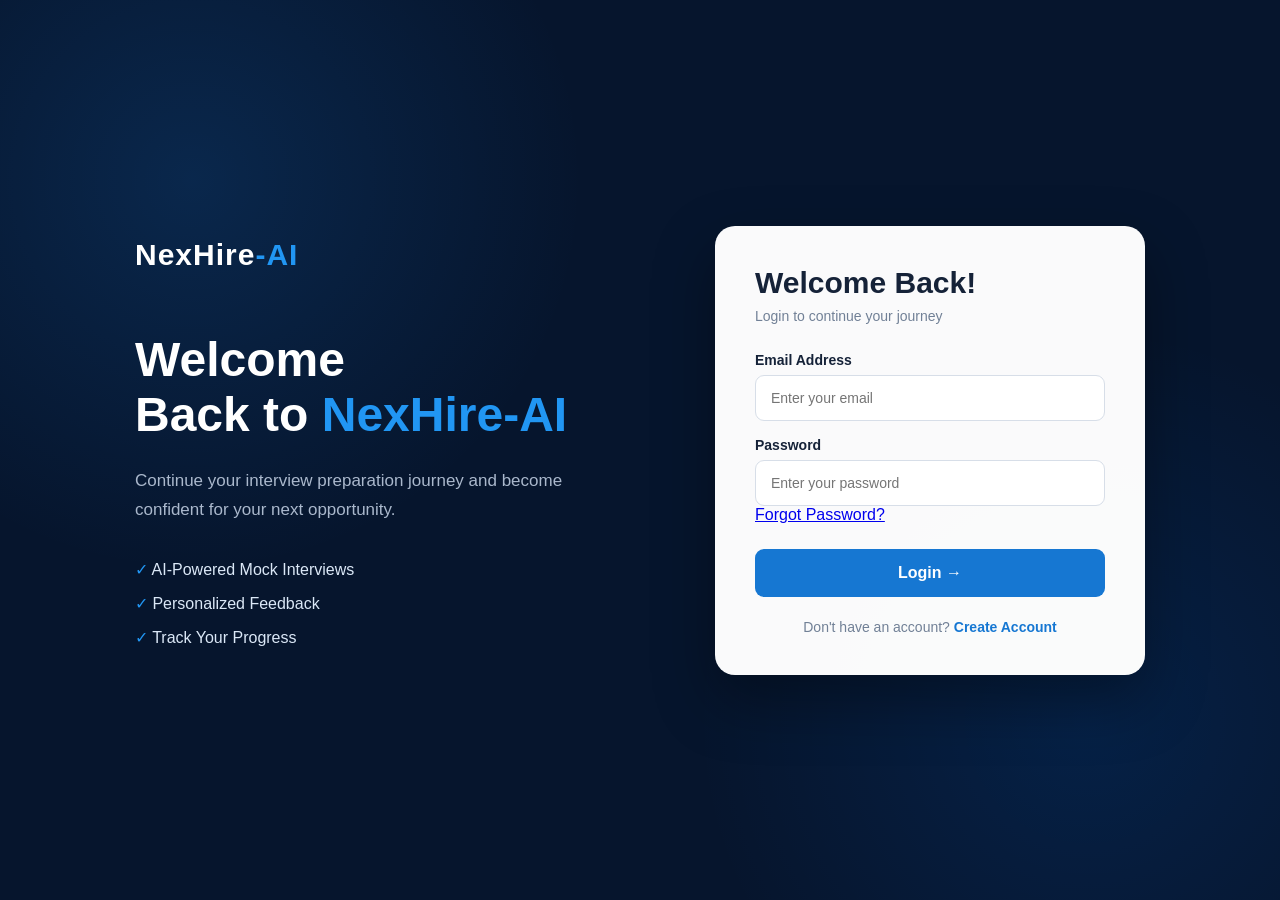
<file: index.html>
<!DOCTYPE html>
<html lang="en">
<head>
    <meta charset="UTF-8">
    <meta name="viewport" content="width=device-width, initial-scale=1.0">
    <title>NexHire-AI | Login</title>
    <link rel="stylesheet" href="style.css">
</head>

<body>

    <div class="page">

        <div class="brand-section">
            <div class="logo">NexHire<span>-AI</span></div>

            <h1>Welcome<br>Back to <span>NexHire-AI</span></h1>

            <p>
                Continue your interview preparation journey
                and become confident for your next opportunity.
            </p>

            <div class="features">
                <div>✓ AI-Powered Mock Interviews</div>
                <div>✓ Personalized Feedback</div>
                <div>✓ Track Your Progress</div>
            </div>
        </div>

        <div class="register-card">

            <h2>Welcome Back!</h2>
            <p class="subtitle">Login to continue your journey</p>

            <form onsubmit="loginUser(event)">

                <label>Email Address</label>
                <input type="email"
                       id="loginEmail"
                       placeholder="Enter your email"
                       required>

                <label>Password</label>
                <input type="password"
                       id="loginPassword"
                       placeholder="Enter your password"
                       required>

                <div class="forgot">
                    <a href="#">Forgot Password?</a>
                </div>

                <button type="submit">Login →</button>

            </form>

            <p class="login-text">
                Don't have an account?
                <a href="register.html">Create Account</a>
            </p>

        </div>

    </div>

    <script src="script.js"></script>

</body>
</html>
</file>
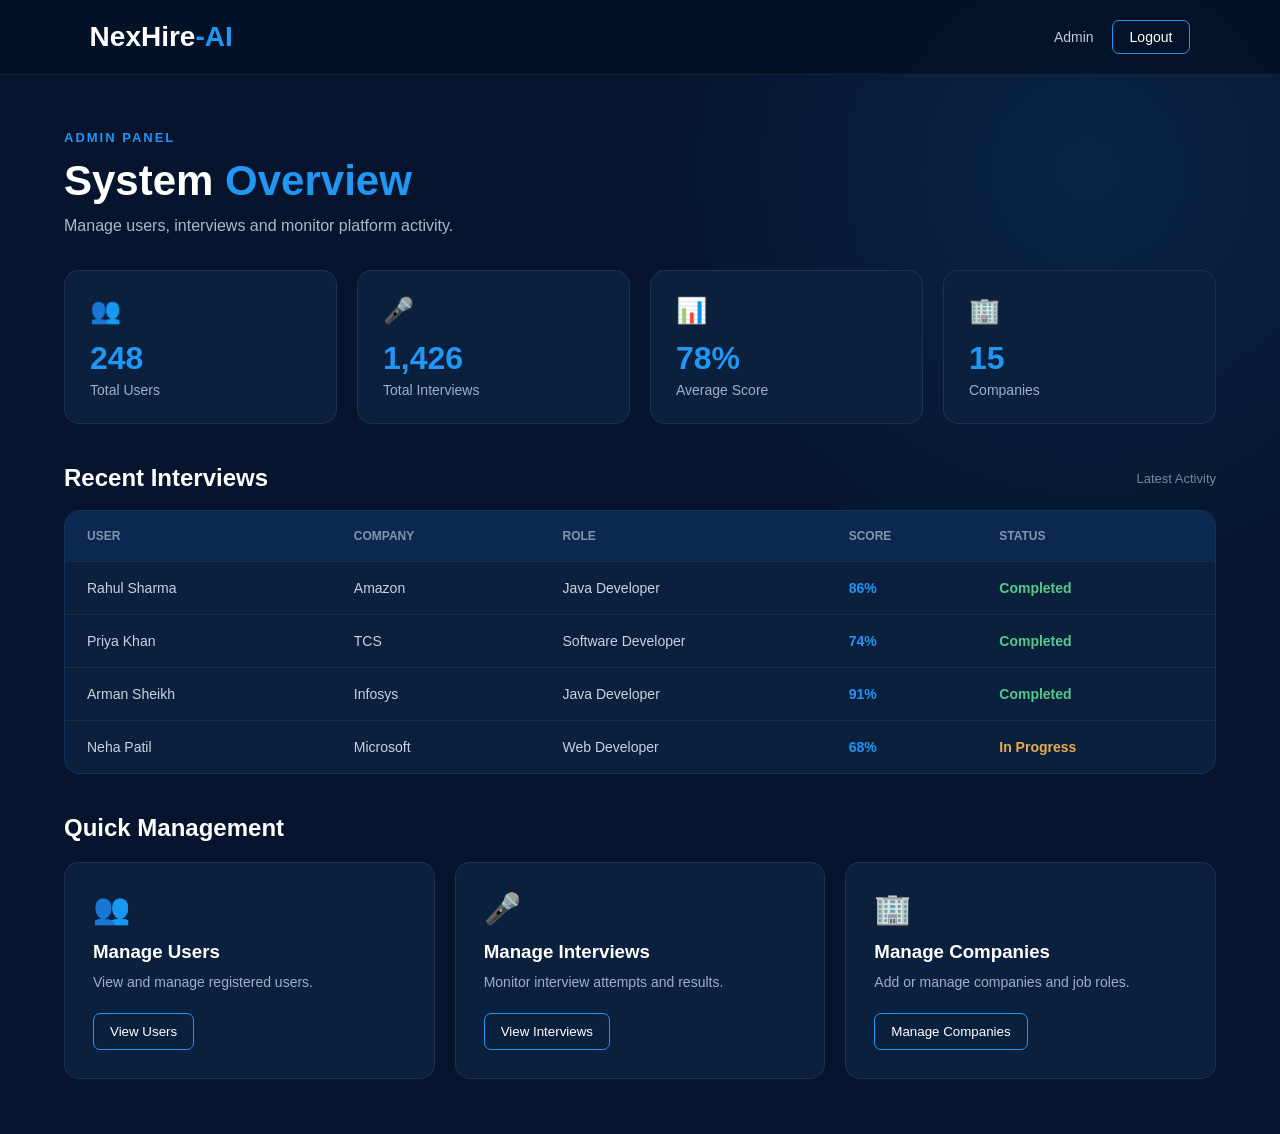
<file: admin.html>
<!DOCTYPE html>
<html lang="en">

<head>
    <meta charset="UTF-8">
    <meta name="viewport" content="width=device-width, initial-scale=1.0">

    <title>NexHire-AI | Admin Dashboard</title>

    <link rel="stylesheet" href="style.css">
</head>

<body>

<div class="admin-page">

    <!-- NAVBAR -->

    <nav class="admin-navbar">

        <div class="home-logo">
            NexHire<span>-AI</span>
        </div>

        <div class="admin-profile">
            <span>Admin</span>
            <a href="index.html">Logout</a>
        </div>

    </nav>


    <!-- MAIN -->

    <main class="admin-container">

        <div class="admin-heading">

            <p>ADMIN PANEL</p>

            <h1>
                System <span>Overview</span>
            </h1>

            <p>
                Manage users, interviews and monitor
                platform activity.
            </p>

        </div>


        <!-- STATISTICS -->

        <section class="admin-stats">

            <div class="admin-stat-card">

                <span class="admin-stat-icon">👥</span>

                <h2>248</h2>

                <p>Total Users</p>

            </div>


            <div class="admin-stat-card">

                <span class="admin-stat-icon">🎤</span>

                <h2>1,426</h2>

                <p>Total Interviews</p>

            </div>


            <div class="admin-stat-card">

                <span class="admin-stat-icon">📊</span>

                <h2>78%</h2>

                <p>Average Score</p>

            </div>


            <div class="admin-stat-card">

                <span class="admin-stat-icon">🏢</span>

                <h2>15</h2>

                <p>Companies</p>

            </div>

        </section>


        <!-- RECENT INTERVIEWS -->

        <section class="admin-section">

            <div class="admin-section-heading">

                <h2>Recent Interviews</h2>

                <span>Latest Activity</span>

            </div>


            <div class="admin-table">

                <div class="admin-table-head">

                    <span>User</span>
                    <span>Company</span>
                    <span>Role</span>
                    <span>Score</span>
                    <span>Status</span>

                </div>


                <div class="admin-table-row">

                    <span>Rahul Sharma</span>
                    <span>Amazon</span>
                    <span>Java Developer</span>
                    <strong>86%</strong>
                    <span class="admin-success">Completed</span>

                </div>


                <div class="admin-table-row">

                    <span>Priya Khan</span>
                    <span>TCS</span>
                    <span>Software Developer</span>
                    <strong>74%</strong>
                    <span class="admin-success">Completed</span>

                </div>


                <div class="admin-table-row">

                    <span>Arman Sheikh</span>
                    <span>Infosys</span>
                    <span>Java Developer</span>
                    <strong>91%</strong>
                    <span class="admin-success">Completed</span>

                </div>


                <div class="admin-table-row">

                    <span>Neha Patil</span>
                    <span>Microsoft</span>
                    <span>Web Developer</span>
                    <strong>68%</strong>
                    <span class="admin-warning">In Progress</span>

                </div>

            </div>

        </section>


        <!-- ADMIN ACTIONS -->

        <section class="admin-actions">

            <h2>Quick Management</h2>


            <div class="admin-action-grid">

                <div class="admin-action-card">

                    <div>👥</div>

                    <h3>Manage Users</h3>

                    <p>
                        View and manage registered users.
                    </p>

                    <button>
                        View Users
                    </button>

                </div>


                <div class="admin-action-card">

                    <div>🎤</div>

                    <h3>Manage Interviews</h3>

                    <p>
                        Monitor interview attempts and results.
                    </p>

                    <button>
                        View Interviews
                    </button>

                </div>


                <div class="admin-action-card">

                    <div>🏢</div>

                    <h3>Manage Companies</h3>

                    <p>
                        Add or manage companies and job roles.
                    </p>

                    <button>
                        Manage Companies
                    </button>

                </div>

            </div>

        </section>

    </main>

</div>

</body>
</html>
</file>
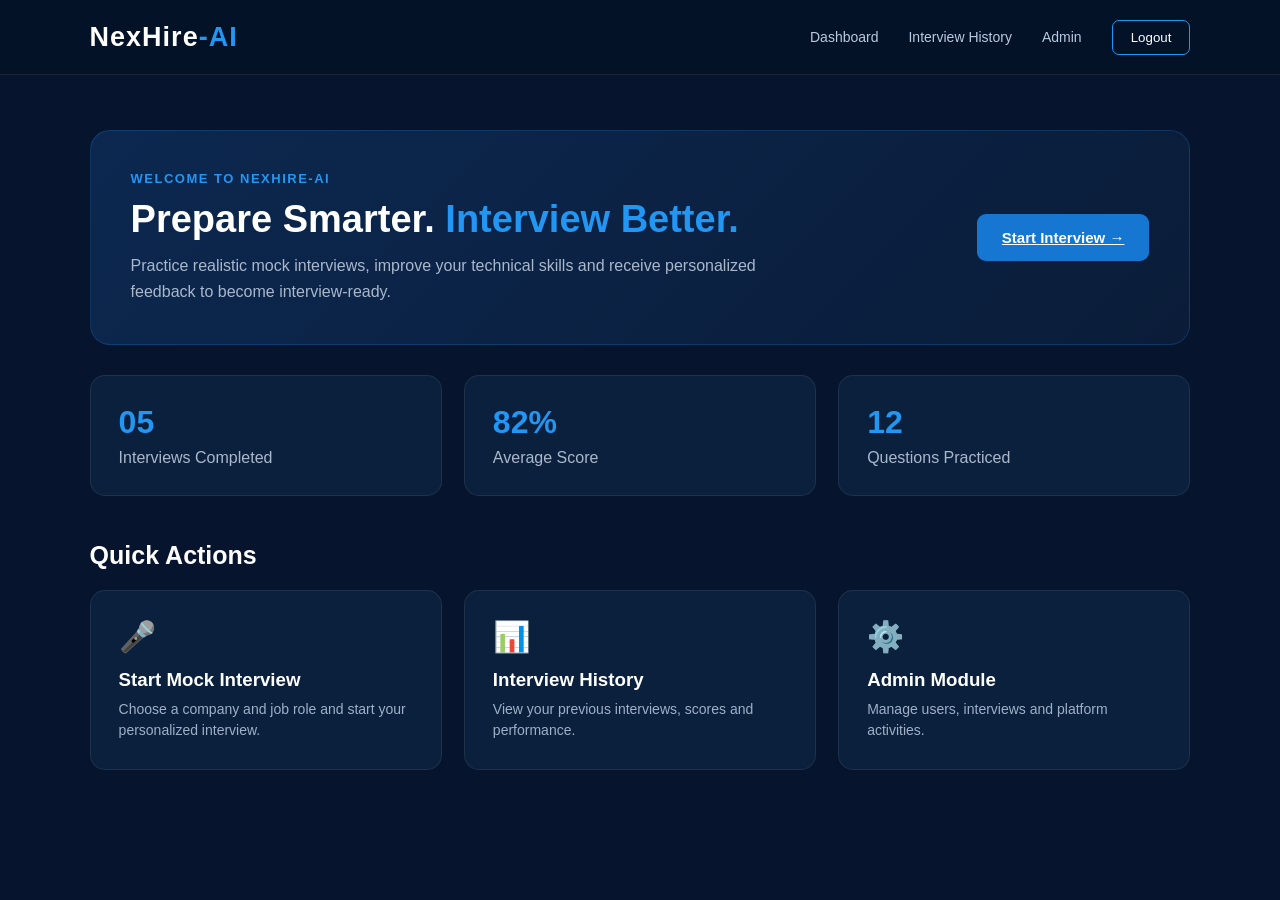
<file: dashboard.html>
<!DOCTYPE html>
<html lang="en">

<head>
    <meta charset="UTF-8">
    <meta name="viewport" content="width=device-width, initial-scale=1.0">

    <title>NexHire-AI | Dashboard</title>

    <link rel="stylesheet" href="style.css">
</head>

<body>

<div class="dashboard">

    <!-- NAVBAR -->

    <nav class="navbar">

        <div class="logo">
            NexHire<span>-AI</span>
        </div>

        <div class="nav-links">

            <a href="dashboard.html">
                Dashboard
            </a>

            <a href="history.html">
                Interview History
            </a>

            <a href="admin.html">
                Admin
            </a>

            <a href="index.html">
                <button>
                    Logout
                </button>
            </a>

        </div>

    </nav>


    <!-- MAIN CONTENT -->

    <main class="dashboard-content">

        <!-- WELCOME -->

        <section class="welcome">

            <div>

                <p class="small-title">
                    WELCOME TO NEXHIRE-AI
                </p>

                <h1>
                    Prepare Smarter.
                    <span>Interview Better.</span>
                </h1>

                <p>
                    Practice realistic mock interviews, improve
                    your technical skills and receive personalized
                    feedback to become interview-ready.
                </p>

            </div>


            <a href="selection.html" class="start-btn">
                Start Interview →
            </a>

        </section>


        <!-- STATISTICS -->

        <section class="stats">

            <div class="stat-card">

                <h3>
                    05
                </h3>

                <p>
                    Interviews Completed
                </p>

            </div>


            <div class="stat-card">

                <h3>
                    82%
                </h3>

                <p>
                    Average Score
                </p>

            </div>


            <div class="stat-card">

                <h3>
                    12
                </h3>

                <p>
                    Questions Practiced
                </p>

            </div>

        </section>


        <!-- QUICK ACTIONS -->

        <section class="quick-actions">

            <h2>
                Quick Actions
            </h2>


            <div class="action-grid">

                <!-- START INTERVIEW -->

                <a href="selection.html"
                   class="action-card"
                   style="text-decoration: none; color: inherit;">

                    <div class="icon">
                        🎤
                    </div>

                    <h3>
                        Start Mock Interview
                    </h3>

                    <p>
                        Choose a company and job role
                        and start your personalized interview.
                    </p>

                </a>


                <!-- HISTORY -->

                <a href="history.html"
                   class="action-card"
                   style="text-decoration: none; color: inherit;">

                    <div class="icon">
                        📊
                    </div>

                    <h3>
                        Interview History
                    </h3>

                    <p>
                        View your previous interviews,
                        scores and performance.
                    </p>

                </a>


                <!-- ADMIN -->

                <a href="admin.html"
                   class="action-card"
                   style="text-decoration: none; color: inherit;">

                    <div class="icon">
                        ⚙️
                    </div>

                    <h3>
                        Admin Module
                    </h3>

                    <p>
                        Manage users, interviews and
                        platform activities.
                    </p>

                </a>

            </div>

        </section>

    </main>

</div>

</body>
</html>
</file>
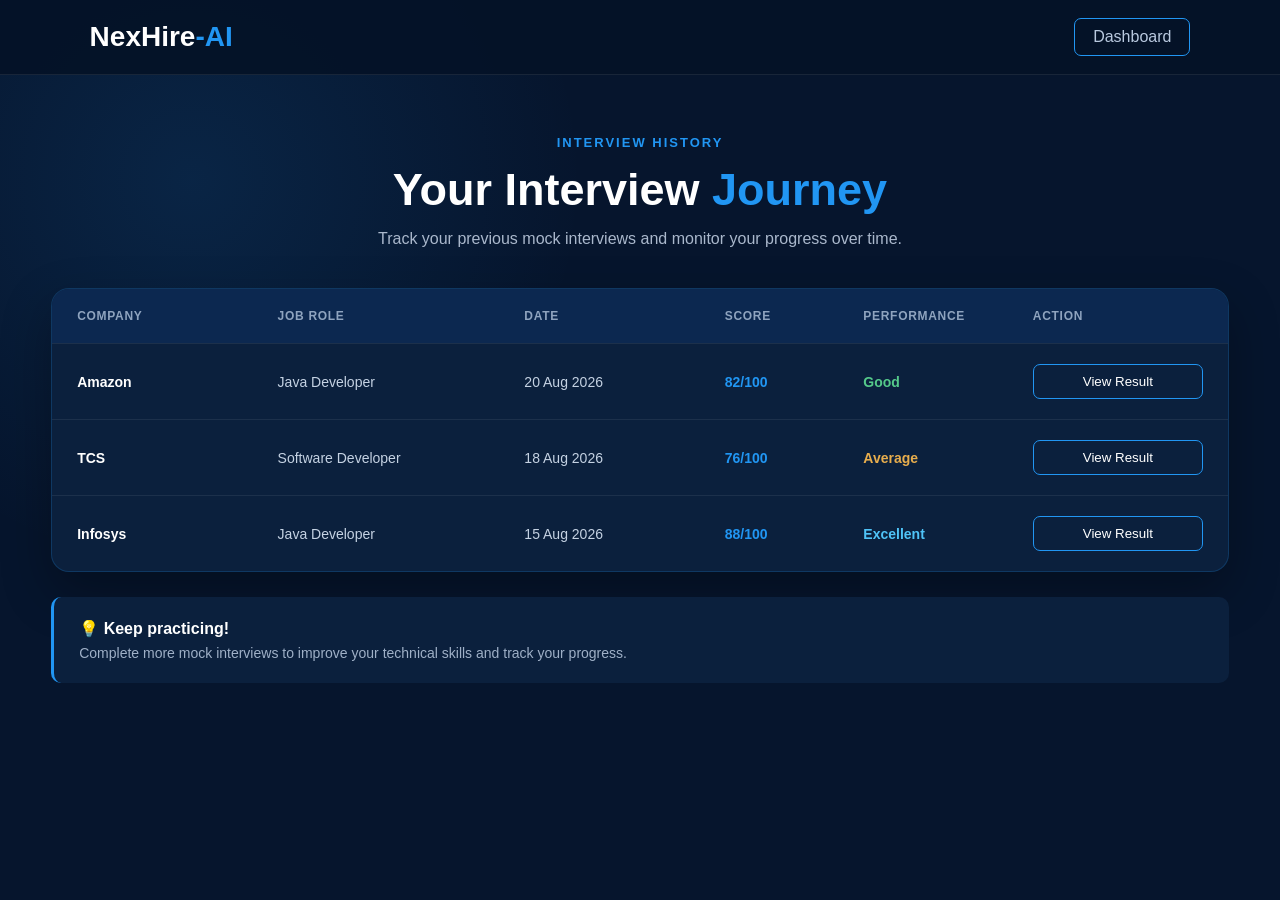
<file: history.html>
<!DOCTYPE html>
<html lang="en">
<head>
    <meta charset="UTF-8">
    <meta name="viewport" content="width=device-width, initial-scale=1.0">

    <title>NexHire-AI | Interview History</title>

    <link rel="stylesheet" href="style.css">
</head>

<body>

    <div class="history-page">

        <!-- NAVBAR -->

        <nav class="history-navbar">

            <div class="home-logo">
                NexHire<span>-AI</span>
            </div>

            <a href="dashboard.html" class="history-back">
                Dashboard
            </a>

        </nav>


        <!-- CONTENT -->

        <main class="history-container">

            <div class="history-heading">

                <p>INTERVIEW HISTORY</p>

                <h1>
                    Your Interview
                    <span>Journey</span>
                </h1>

                <p>
                    Track your previous mock interviews and
                    monitor your progress over time.
                </p>

            </div>


            <!-- HISTORY TABLE -->

            <section class="history-card">

                <div class="history-table-header">

                    <span>Company</span>
                    <span>Job Role</span>
                    <span>Date</span>
                    <span>Score</span>
                    <span>Performance</span>
                    <span>Action</span>

                </div>


                <div class="history-row">

                    <span class="company-name">
                        Amazon
                    </span>

                    <span>
                        Java Developer
                    </span>

                    <span>
                        20 Aug 2026
                    </span>

                    <strong class="score">
                        82/100
                    </strong>

                    <span class="good">
                        Good
                    </span>

                    <button onclick="viewResult()">
                        View Result
                    </button>

                </div>


                <div class="history-row">

                    <span class="company-name">
                        TCS
                    </span>

                    <span>
                        Software Developer
                    </span>

                    <span>
                        18 Aug 2026
                    </span>

                    <strong class="score">
                        76/100
                    </strong>

                    <span class="average">
                        Average
                    </span>

                    <button onclick="viewResult()">
                        View Result
                    </button>

                </div>


                <div class="history-row">

                    <span class="company-name">
                        Infosys
                    </span>

                    <span>
                        Java Developer
                    </span>

                    <span>
                        15 Aug 2026
                    </span>

                    <strong class="score">
                        88/100
                    </strong>

                    <span class="excellent">
                        Excellent
                    </span>

                    <button onclick="viewResult()">
                        View Result
                    </button>

                </div>

            </section>


            <!-- EMPTY / INFO -->

            <div class="history-note">

                <strong>💡 Keep practicing!</strong>

                <p>
                    Complete more mock interviews to improve
                    your technical skills and track your progress.
                </p>

            </div>

        </main>

    </div>


    <script src="script.js"></script>

</body>
</html>
</file>
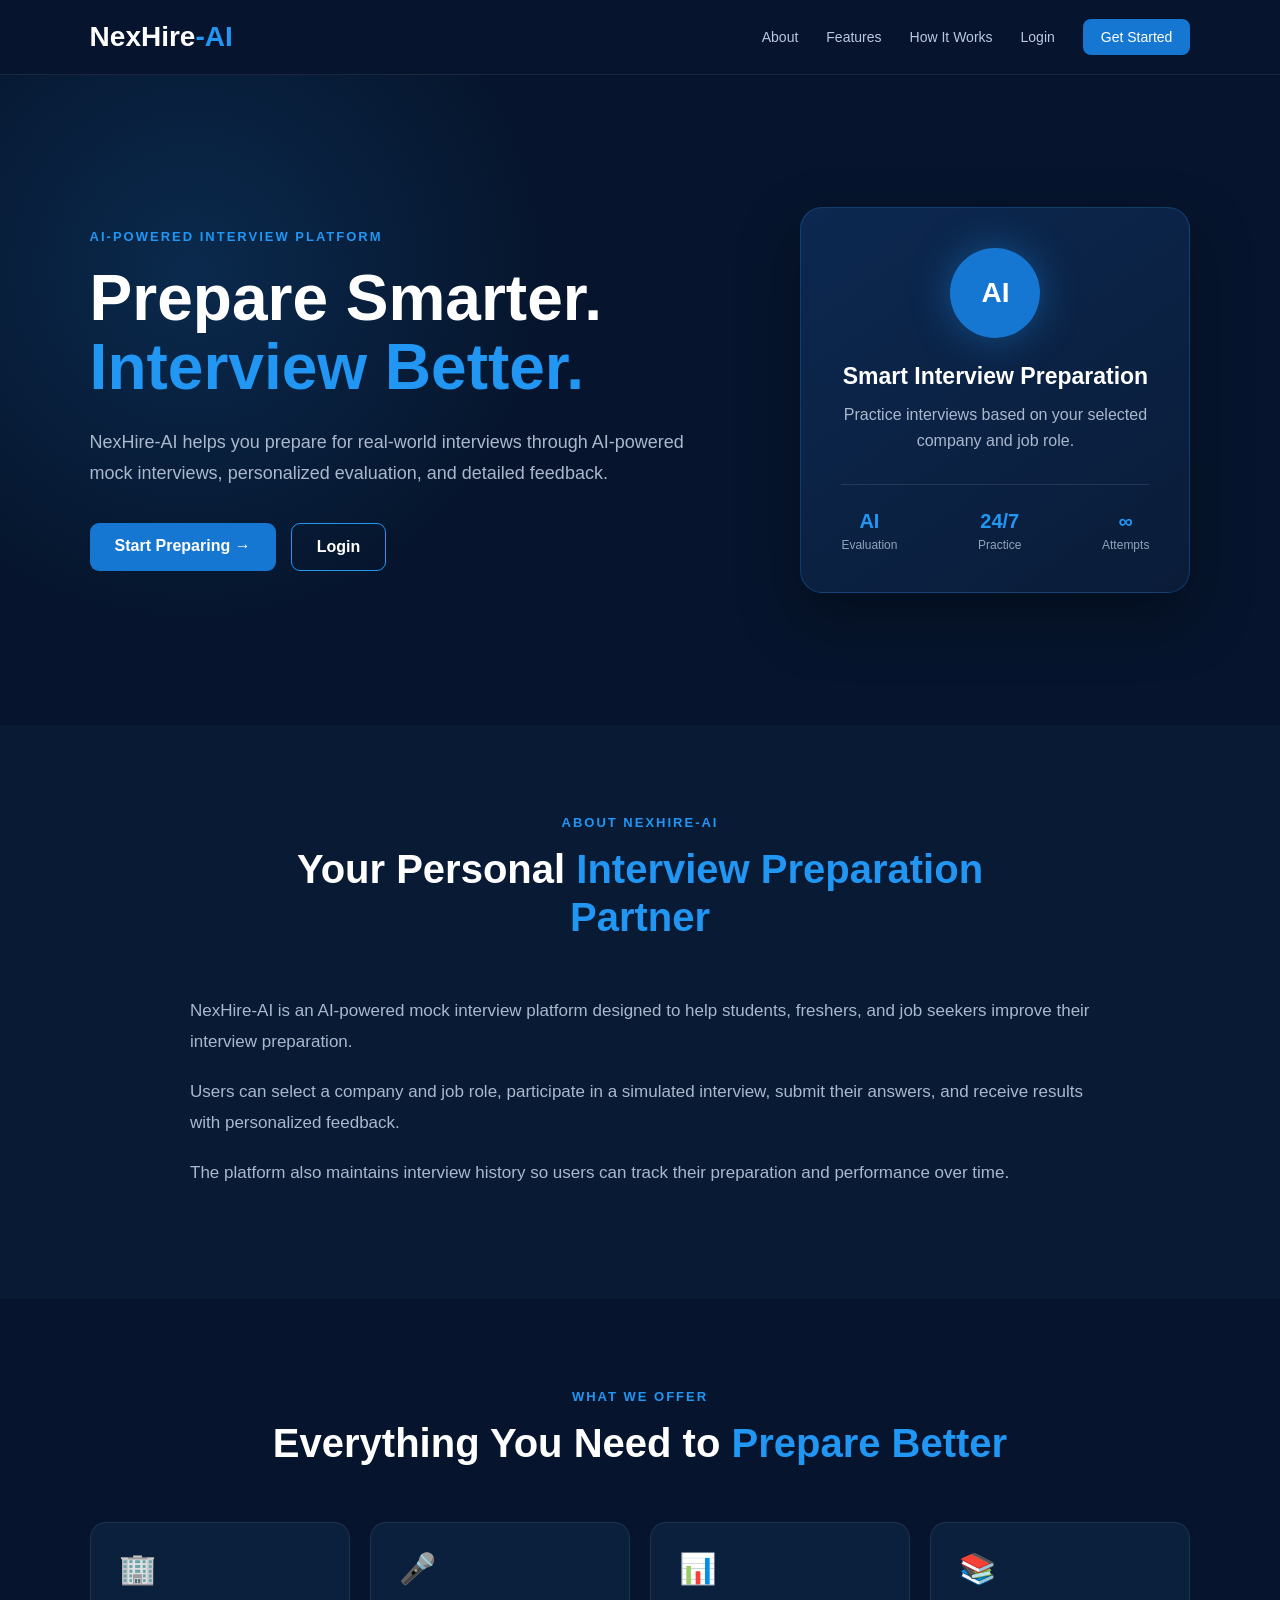
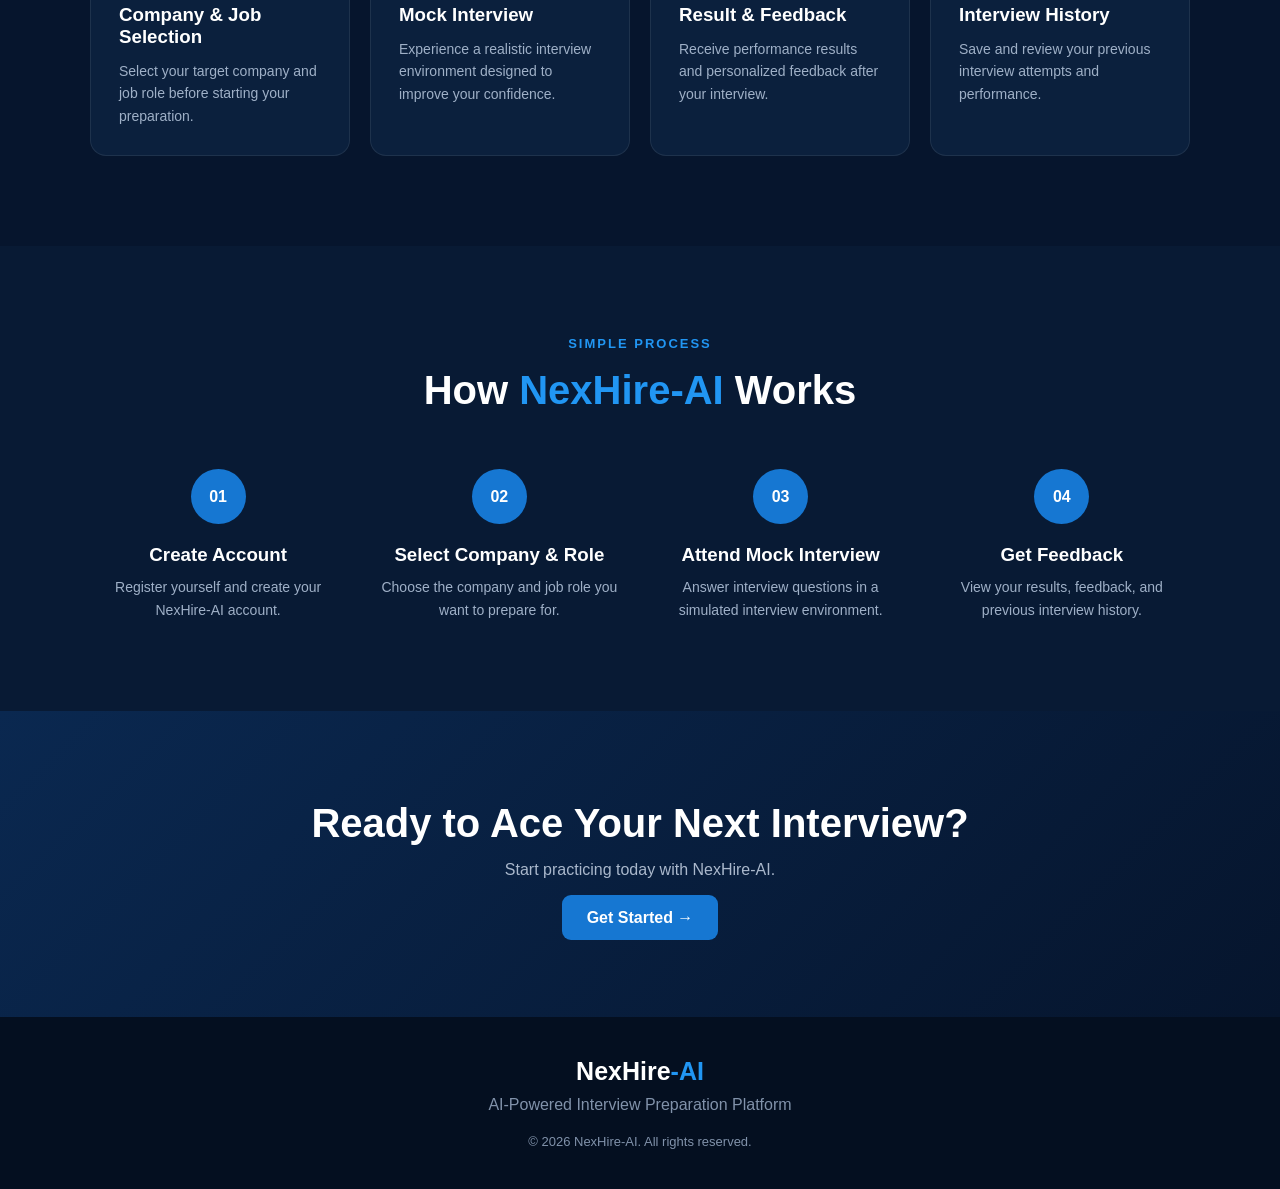
<file: home.html>
<!DOCTYPE html>
<html lang="en">
<head>
    <meta charset="UTF-8">
    <meta name="viewport" content="width=device-width, initial-scale=1.0">

    <title>NexHire-AI | AI Interview Platform</title>

    <link rel="stylesheet" href="style.css">
</head>

<body>

    <!-- NAVBAR -->

    <nav class="home-navbar">

        <div class="home-logo">
            NexHire<span>-AI</span>
        </div>

        <div class="home-nav-links">
            <a href="#about">About</a>
            <a href="#features">Features</a>
            <a href="#how-it-works">How It Works</a>
            <a href="index.html">Login</a>
            <a href="register.html" class="nav-register">Get Started</a>
        </div>

    </nav>


    <!-- HERO SECTION -->

    <section class="hero">

        <div class="hero-content">

            <p class="hero-tag">AI-POWERED INTERVIEW PLATFORM</p>

            <h1>
                Prepare Smarter.<br>
                <span>Interview Better.</span>
            </h1>

            <p class="hero-description">
                NexHire-AI helps you prepare for real-world interviews
                through AI-powered mock interviews, personalized
                evaluation, and detailed feedback.
            </p>

            <div class="hero-buttons">

                <a href="register.html" class="primary-btn">
                    Start Preparing →
                </a>

                <a href="index.html" class="secondary-btn">
                    Login
                </a>

            </div>

        </div>


        <div class="hero-card">

            <div class="ai-circle">AI</div>

            <h3>Smart Interview Preparation</h3>

            <p>
                Practice interviews based on your selected
                company and job role.
            </p>

            <div class="mini-stats">

                <div>
                    <strong>AI</strong>
                    <span>Evaluation</span>
                </div>

                <div>
                    <strong>24/7</strong>
                    <span>Practice</span>
                </div>

                <div>
                    <strong>∞</strong>
                    <span>Attempts</span>
                </div>

            </div>

        </div>

    </section>


    <!-- ABOUT -->

    <section class="about-section" id="about">

        <div class="section-heading">

            <p>ABOUT NEXHIRE-AI</p>

            <h2>
                Your Personal
                <span>Interview Preparation Partner</span>
            </h2>

        </div>

        <div class="about-content">

            <p>
                NexHire-AI is an AI-powered mock interview platform
                designed to help students, freshers, and job seekers
                improve their interview preparation.
            </p>

            <p>
                Users can select a company and job role, participate
                in a simulated interview, submit their answers,
                and receive results with personalized feedback.
            </p>

            <p>
                The platform also maintains interview history so
                users can track their preparation and performance
                over time.
            </p>

        </div>

    </section>


    <!-- FEATURES -->

    <section class="features-section" id="features">

        <div class="section-heading">

            <p>WHAT WE OFFER</p>

            <h2>
                Everything You Need to
                <span>Prepare Better</span>
            </h2>

        </div>


        <div class="feature-grid">

            <div class="feature-card">

                <div class="feature-icon">🏢</div>

                <h3>Company & Job Selection</h3>

                <p>
                    Select your target company and job role
                    before starting your preparation.
                </p>

            </div>


            <div class="feature-card">

                <div class="feature-icon">🎤</div>

                <h3>Mock Interview</h3>

                <p>
                    Experience a realistic interview environment
                    designed to improve your confidence.
                </p>

            </div>


            <div class="feature-card">

                <div class="feature-icon">📊</div>

                <h3>Result & Feedback</h3>

                <p>
                    Receive performance results and personalized
                    feedback after your interview.
                </p>

            </div>


            <div class="feature-card">

                <div class="feature-icon">📚</div>

                <h3>Interview History</h3>

                <p>
                    Save and review your previous interview
                    attempts and performance.
                </p>

            </div>

        </div>

    </section>


    <!-- HOW IT WORKS -->

    <section class="how-section" id="how-it-works">

        <div class="section-heading">

            <p>SIMPLE PROCESS</p>

            <h2>
                How <span>NexHire-AI</span> Works
            </h2>

        </div>


        <div class="steps">

            <div class="step">

                <div class="step-number">01</div>

                <h3>Create Account</h3>

                <p>
                    Register yourself and create your NexHire-AI
                    account.
                </p>

            </div>


            <div class="step">

                <div class="step-number">02</div>

                <h3>Select Company & Role</h3>

                <p>
                    Choose the company and job role you want
                    to prepare for.
                </p>

            </div>


            <div class="step">

                <div class="step-number">03</div>

                <h3>Attend Mock Interview</h3>

                <p>
                    Answer interview questions in a simulated
                    interview environment.
                </p>

            </div>


            <div class="step">

                <div class="step-number">04</div>

                <h3>Get Feedback</h3>

                <p>
                    View your results, feedback, and previous
                    interview history.
                </p>

            </div>

        </div>

    </section>


    <!-- CTA -->

    <section class="cta-section">

        <h2>Ready to Ace Your Next Interview?</h2>

        <p>
            Start practicing today with NexHire-AI.
        </p>

        <a href="register.html" class="primary-btn">
            Get Started →
        </a>

    </section>


    <!-- FOOTER -->

    <footer>

        <div class="footer-logo">
            NexHire<span>-AI</span>
        </div>

        <p>
            AI-Powered Interview Preparation Platform
        </p>

        <p class="copyright">
            © 2026 NexHire-AI. All rights reserved.
        </p>

    </footer>

</body>
</html>
</file>
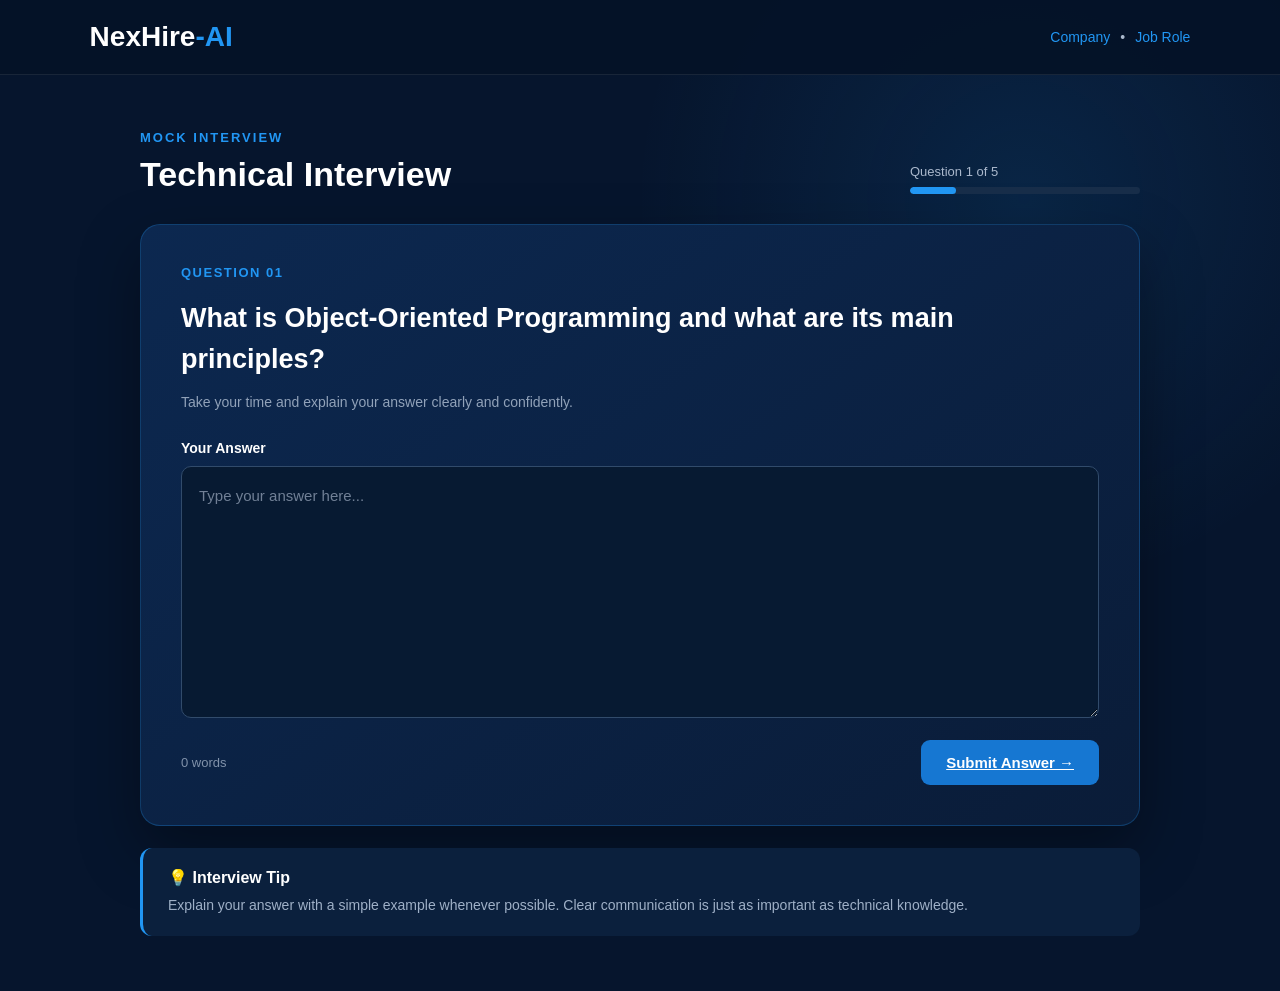
<file: mock-interview.html>
<!DOCTYPE html>
<html lang="en">
<head>
    <meta charset="UTF-8">
    <meta name="viewport" content="width=device-width, initial-scale=1.0">

    <title>NexHire-AI | Mock Interview</title>

    <link rel="stylesheet" href="style.css">
</head>

<body>

    <div class="interview-page">

        <!-- NAVBAR -->

        <nav class="interview-navbar">

            <div class="home-logo">
                NexHire<span>-AI</span>
            </div>

            <div class="interview-info">
                <span id="selectedCompany">Company</span>
                <span>•</span>
                <span id="selectedRole">Job Role</span>
            </div>

        </nav>


        <!-- INTERVIEW CONTENT -->

        <main class="interview-container">

            <div class="interview-header">

                <div>
                    <p>MOCK INTERVIEW</p>

                    <h1>
                        Technical Interview
                    </h1>
                </div>

                <div class="progress-box">

                    <span id="questionNumber">
                        Question 1 of 5
                    </span>

                    <div class="progress-bar">
                        <div
                            class="progress"
                            id="progress">
                        </div>
                    </div>

                </div>

            </div>


            <!-- QUESTION CARD -->

            <section class="question-card">

                <div class="question-label">
                    QUESTION <span id="currentNumber">01</span>
                </div>

                <h2 id="question">
                    What is Object-Oriented Programming
                    and what are its main principles?
                </h2>

                <p class="question-hint">
                    Take your time and explain your answer
                    clearly and confidently.
                </p>


                <!-- ANSWER -->

                <label for="answer">
                    Your Answer
                </label>

                <textarea
                    id="answer"
                    placeholder="Type your answer here..."
                    rows="9">
                </textarea>


                <div class="answer-footer">

                    <span id="wordCount">
                        0 words
                    </span>

                    <a
                        href="result.html"
                        class="submit-answer-btn">

                        Submit Answer →

                    </a>

                </div>

            </section>


            <!-- INTERVIEW TIPS -->

            <div class="interview-tip">

                <strong>💡 Interview Tip</strong>

                <p>
                    Explain your answer with a simple example
                    whenever possible. Clear communication is
                    just as important as technical knowledge.
                </p>

            </div>

        </main>

    </div>


    <script src="script.js"></script>

</body>
</html>
</file>
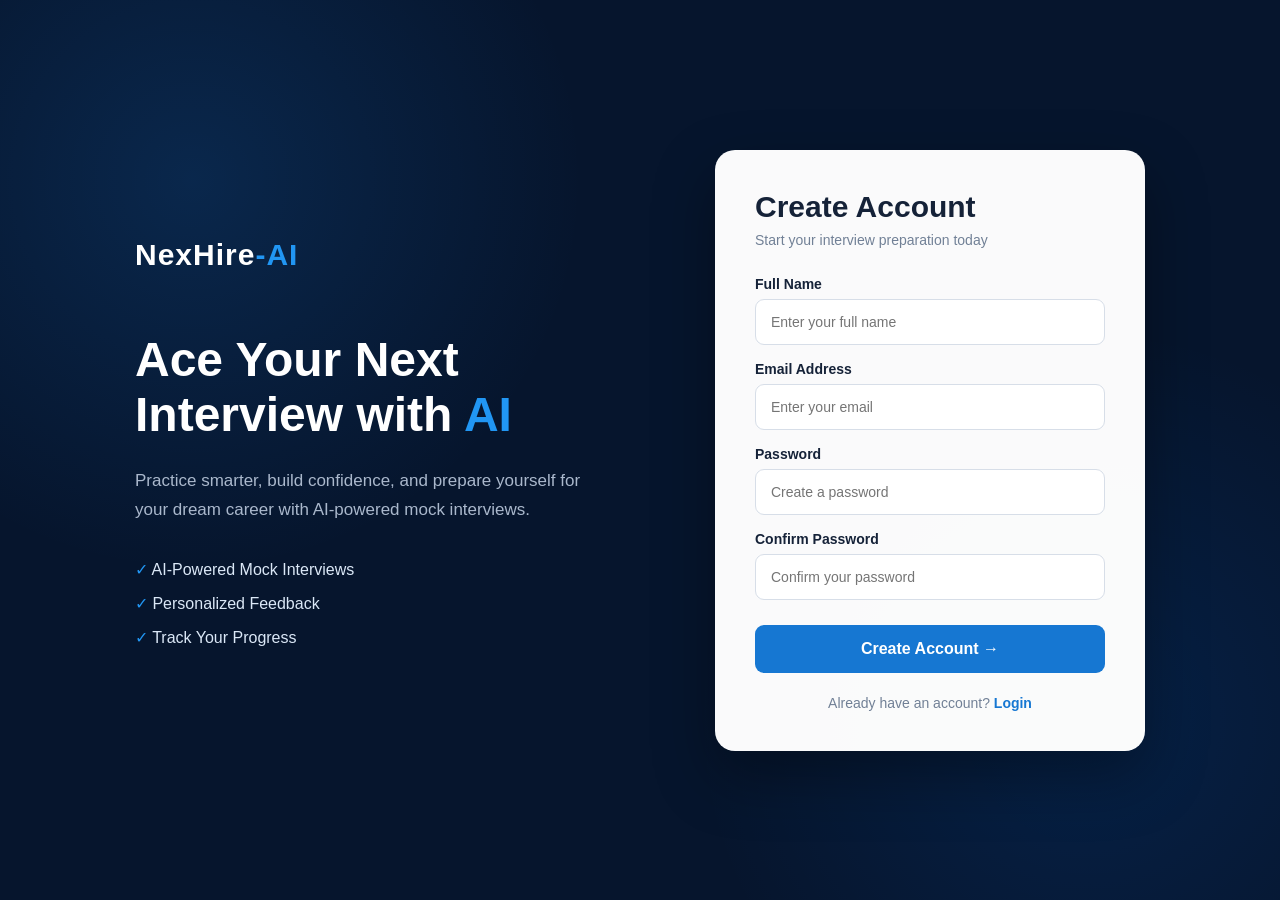
<file: register.html>
<!DOCTYPE html>
<html lang="en">
<head>
    <meta charset="UTF-8">
    <meta name="viewport" content="width=device-width, initial-scale=1.0">
    <title>NexHire-AI | Create Account</title>
    <link rel="stylesheet" href="style.css">
</head>

<body>

    <div class="page">

        <div class="brand-section">
            <div class="logo">NexHire<span>-AI</span></div>

            <h1>Ace Your Next<br>Interview with <span>AI</span></h1>

            <p>
                Practice smarter, build confidence, and prepare
                yourself for your dream career with AI-powered
                mock interviews.
            </p>

            <div class="features">
                <div>✓ AI-Powered Mock Interviews</div>
                <div>✓ Personalized Feedback</div>
                <div>✓ Track Your Progress</div>
            </div>
        </div>

        <div class="register-card">

            <h2>Create Account</h2>
            <p class="subtitle">Start your interview preparation today</p>

            <form onsubmit="registerUser(event)">

                <label>Full Name</label>
                <input type="text"
                       id="name"
                       placeholder="Enter your full name"
                       required>

                <label>Email Address</label>
                <input type="email"
                       id="email"
                       placeholder="Enter your email"
                       required>

                <label>Password</label>
                <input type="password"
                       id="password"
                       placeholder="Create a password"
                       required>

                <label>Confirm Password</label>
                <input type="password"
                       id="confirmPassword"
                       placeholder="Confirm your password"
                       required>

                <button type="submit">Create Account →</button>

            </form>

            <p class="login-text">
                Already have an account?
                <a href="index.html">Login</a>
            </p>

        </div>

    </div>

    <script src="script.js"></script>

</body>
</html>
</file>
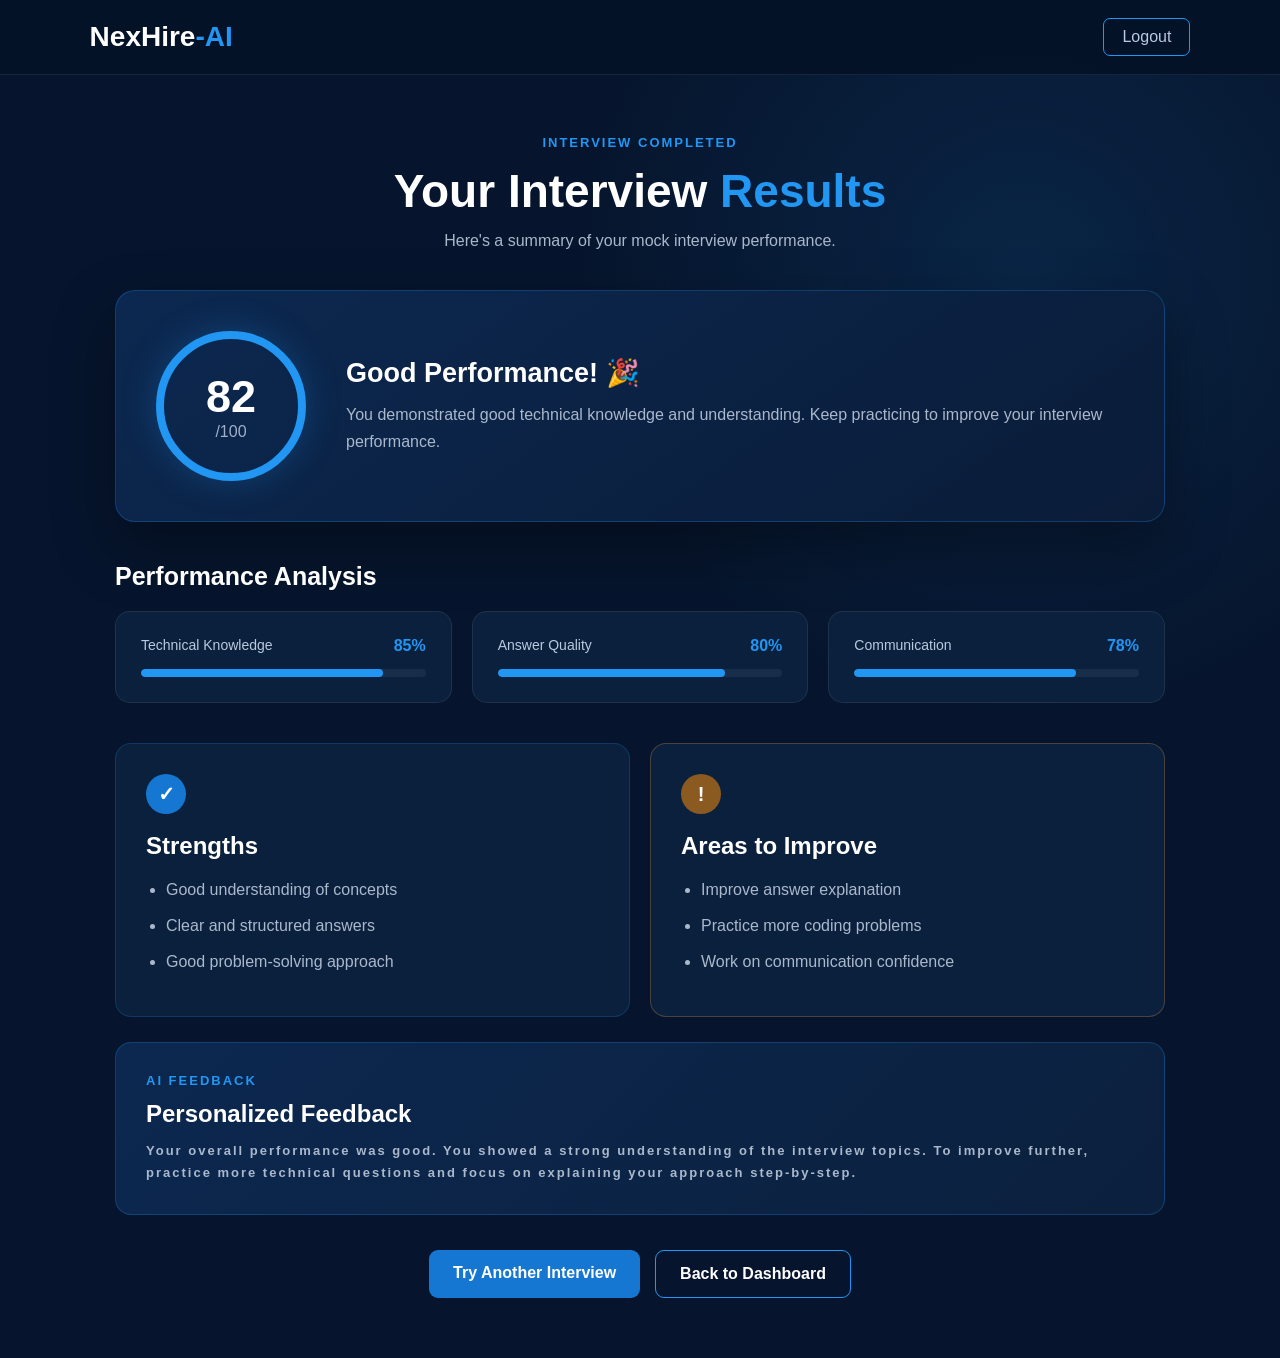
<file: result.html>
<!DOCTYPE html>
<html lang="en">
<head>
    <meta charset="UTF-8">
    <meta name="viewport" content="width=device-width, initial-scale=1.0">

    <title>NexHire-AI | Results & Feedback</title>

    <link rel="stylesheet" href="style.css">
</head>

<body>

    <div class="result-page">

        <!-- NAVBAR -->

        <nav class="result-navbar">

            <div class="home-logo">
                NexHire<span>-AI</span>
            </div>

            <a href="index.html" class="result-logout">
                Logout
            </a>

        </nav>


        <!-- RESULT CONTENT -->

        <main class="result-container">

            <div class="result-heading">

                <p>INTERVIEW COMPLETED</p>

                <h1>
                    Your Interview
                    <span>Results</span>
                </h1>

                <p>
                    Here's a summary of your mock interview performance.
                </p>

            </div>


            <!-- SCORE -->

            <section class="score-card">

                <div class="score-circle">

                    <strong>82</strong>
                    <span>/100</span>

                </div>

                <div class="score-content">

                    <h2>Good Performance! 🎉</h2>

                    <p>
                        You demonstrated good technical knowledge
                        and understanding. Keep practicing to improve
                        your interview performance.
                    </p>

                </div>

            </section>


            <!-- PERFORMANCE -->

            <section class="performance-section">

                <h2>Performance Analysis</h2>

                <div class="performance-grid">

                    <div class="performance-card">

                        <div class="performance-top">
                            <span>Technical Knowledge</span>
                            <strong>85%</strong>
                        </div>

                        <div class="result-progress">
                            <div style="width: 85%;"></div>
                        </div>

                    </div>


                    <div class="performance-card">

                        <div class="performance-top">
                            <span>Answer Quality</span>
                            <strong>80%</strong>
                        </div>

                        <div class="result-progress">
                            <div style="width: 80%;"></div>
                        </div>

                    </div>


                    <div class="performance-card">

                        <div class="performance-top">
                            <span>Communication</span>
                            <strong>78%</strong>
                        </div>

                        <div class="result-progress">
                            <div style="width: 78%;"></div>
                        </div>

                    </div>

                </div>

            </section>


            <!-- FEEDBACK -->

            <section class="feedback-grid">

                <div class="feedback-card">

                    <div class="feedback-icon">
                        ✓
                    </div>

                    <h2>Strengths</h2>

                    <ul>
                        <li>Good understanding of concepts</li>
                        <li>Clear and structured answers</li>
                        <li>Good problem-solving approach</li>
                    </ul>

                </div>


                <div class="feedback-card improvement">

                    <div class="feedback-icon">
                        !
                    </div>

                    <h2>Areas to Improve</h2>

                    <ul>
                        <li>Improve answer explanation</li>
                        <li>Practice more coding problems</li>
                        <li>Work on communication confidence</li>
                    </ul>

                </div>

            </section>


            <!-- AI FEEDBACK -->

            <section class="ai-feedback">

                <p>AI FEEDBACK</p>

                <h2>Personalized Feedback</h2>

                <p>
                    Your overall performance was good. You showed
                    a strong understanding of the interview topics.
                    To improve further, practice more technical
                    questions and focus on explaining your approach
                    step-by-step.
                </p>

            </section>


            <!-- ACTIONS -->

            <div class="result-actions">

                <a href="selection.html" class="retry-btn">
                    Try Another Interview
                </a>

                <a href="dashboard.html" class="dashboard-btn">
                    Back to Dashboard
                </a>

            </div>

        </main>

    </div>

</body>
</html>
</file>
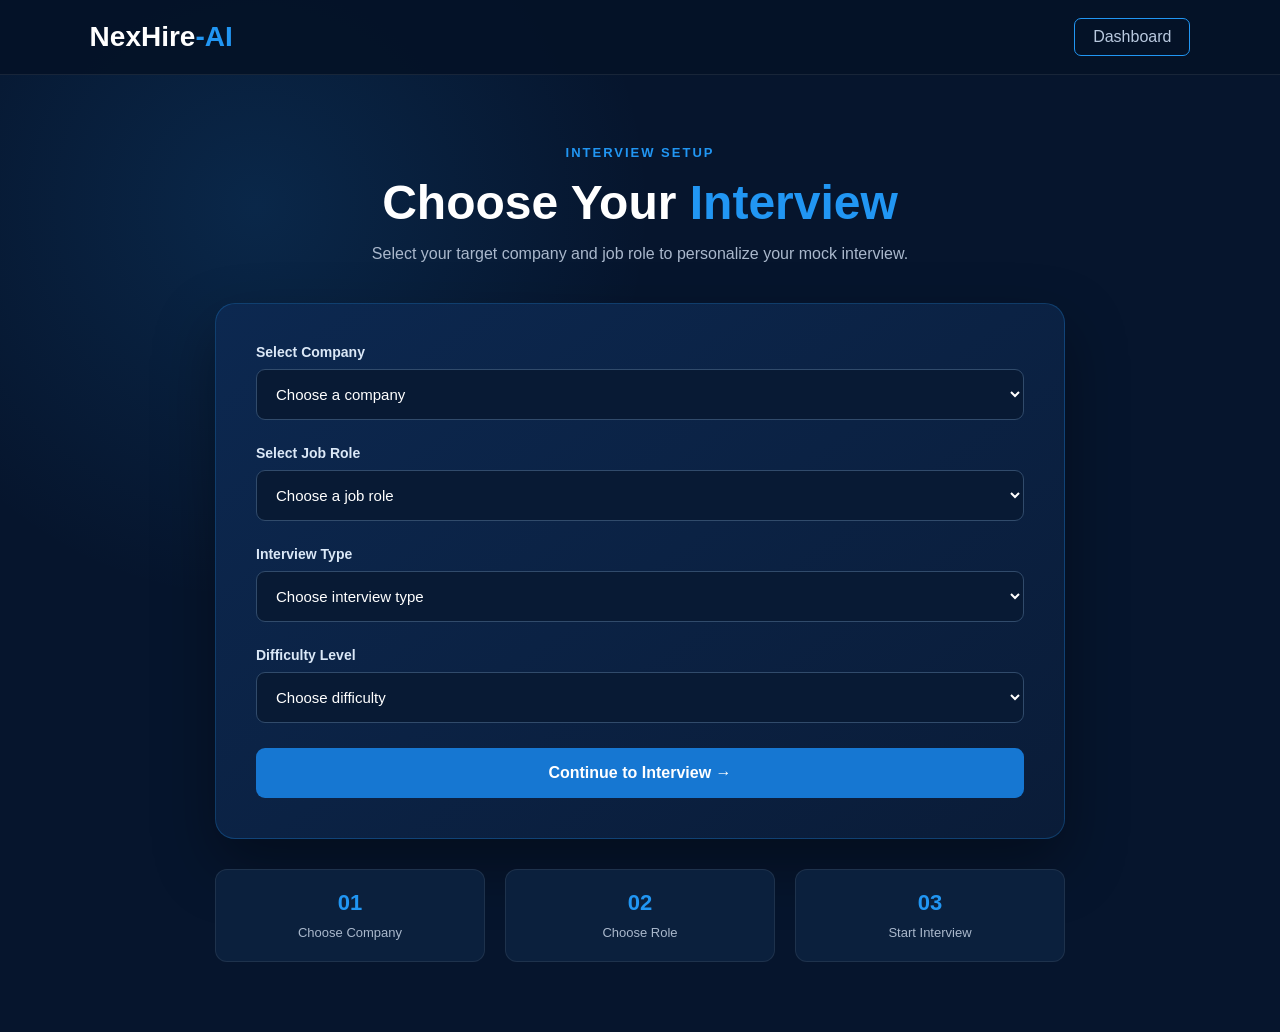
<file: selection.html>
<!DOCTYPE html>
<html lang="en">

<head>
    <meta charset="UTF-8">
    <meta name="viewport" content="width=device-width, initial-scale=1.0">

    <title>NexHire-AI | Select Interview</title>

    <link rel="stylesheet" href="style.css">
</head>

<body>

<div class="selection-page">

    <!-- NAVBAR -->

    <nav class="selection-navbar">

        <div class="home-logo">
            NexHire<span>-AI</span>
        </div>

        <a href="dashboard.html" class="selection-logout">
            Dashboard
        </a>

    </nav>


    <!-- MAIN CONTENT -->

    <main class="selection-container">

        <div class="selection-heading">

            <p>INTERVIEW SETUP</p>

            <h1>
                Choose Your
                <span>Interview</span>
            </h1>

            <p class="selection-description">
                Select your target company and job role
                to personalize your mock interview.
            </p>

        </div>


        <!-- SELECTION CARD -->

        <div class="selection-card">

            <!-- COMPANY -->

            <div class="selection-group">

                <label for="company">
                    Select Company
                </label>

                <select id="company">

                    <option value="">
                        Choose a company
                    </option>

                    <option value="Amazon">
                        Amazon
                    </option>

                    <option value="Google">
                        Google
                    </option>

                    <option value="Microsoft">
                        Microsoft
                    </option>

                    <option value="TCS">
                        TCS
                    </option>

                    <option value="Infosys">
                        Infosys
                    </option>

                    <option value="Wipro">
                        Wipro
                    </option>

                </select>

            </div>


            <!-- JOB ROLE -->

            <div class="selection-group">

                <label for="role">
                    Select Job Role
                </label>

                <select id="role">

                    <option value="">
                        Choose a job role
                    </option>

                    <option value="Java Developer">
                        Java Developer
                    </option>

                    <option value="Software Developer">
                        Software Developer
                    </option>

                    <option value="Web Developer">
                        Web Developer
                    </option>

                    <option value="Python Developer">
                        Python Developer
                    </option>

                    <option value="Data Analyst">
                        Data Analyst
                    </option>

                </select>

            </div>


            <!-- INTERVIEW TYPE -->

            <div class="selection-group">

                <label for="type">
                    Interview Type
                </label>

                <select id="type">

                    <option value="">
                        Choose interview type
                    </option>

                    <option value="Technical">
                        Technical Interview
                    </option>

                    <option value="HR">
                        HR Interview
                    </option>

                    <option value="Mixed">
                        Technical + HR
                    </option>

                </select>

            </div>


            <!-- DIFFICULTY -->

            <div class="selection-group">

                <label for="difficulty">
                    Difficulty Level
                </label>

                <select id="difficulty">

                    <option value="">
                        Choose difficulty
                    </option>

                    <option value="Easy">
                        Easy
                    </option>

                    <option value="Medium">
                        Medium
                    </option>

                    <option value="Hard">
                        Hard
                    </option>

                </select>

            </div>


            <!-- CONTINUE -->

            <a href="mock-interview.html" class="continue-btn">
                Continue to Interview →
            </a>

        </div>


        <!-- PROCESS -->

        <div class="selection-info">

            <div>

                <strong>01</strong>

                <span>
                    Choose Company
                </span>

            </div>


            <div>

                <strong>02</strong>

                <span>
                    Choose Role
                </span>

            </div>


            <div>

                <strong>03</strong>

                <span>
                    Start Interview
                </span>

            </div>

        </div>

    </main>

</div>

</body>
</html>
</file>
<file: style.css>
* {
    margin: 0;
    padding: 0;
    box-sizing: border-box;
}

body {
    font-family: Arial, sans-serif;
    background: #06152d;
    color: white;
    min-height: 100vh;
}

.page {
    min-height: 100vh;
    display: flex;
    align-items: center;
    justify-content: center;
    gap: 80px;
    padding: 50px;
    background:
        radial-gradient(circle at 15% 20%, rgba(30, 144, 255, 0.15), transparent 30%),
        radial-gradient(circle at 85% 80%, rgba(0, 119, 255, 0.12), transparent 30%),
        #06152d;
}

/* LEFT SIDE */

.brand-section {
    width: 500px;
}

.logo {
    font-size: 30px;
    font-weight: bold;
    margin-bottom: 60px;
    letter-spacing: 1px;
}

.logo span {
    color: #2196f3;
}

.brand-section h1 {
    font-size: 48px;
    line-height: 1.15;
    margin-bottom: 25px;
}

.brand-section h1 span {
    color: #2196f3;
}

.brand-section p {
    color: #aab8cc;
    font-size: 17px;
    line-height: 1.7;
    max-width: 480px;
}

.features {
    margin-top: 35px;
}

.features div {
    margin: 15px 0;
    color: #dbe8f7;
    font-size: 16px;
}

.features div::first-letter {
    color: #2196f3;
}

/* REGISTER CARD */

.register-card {
    width: 430px;
    background: rgba(255, 255, 255, 0.98);
    color: #152238;
    padding: 40px;
    border-radius: 20px;
    box-shadow: 0 25px 60px rgba(0, 0, 0, 0.35);
}

.register-card h2 {
    font-size: 30px;
    margin-bottom: 8px;
}

.subtitle {
    color: #718096;
    font-size: 14px;
    margin-bottom: 28px;
}

form label {
    display: block;
    margin-top: 16px;
    margin-bottom: 7px;
    font-size: 14px;
    font-weight: 600;
}

form input {
    width: 100%;
    padding: 14px 15px;
    border: 1px solid #d7dee8;
    border-radius: 9px;
    font-size: 14px;
    outline: none;
    transition: 0.3s;
}

form input:focus {
    border-color: #2196f3;
    box-shadow: 0 0 0 3px rgba(33, 150, 243, 0.12);
}

form button {
    width: 100%;
    margin-top: 25px;
    padding: 15px;
    border: none;
    border-radius: 9px;
    background: #1677d2;
    color: white;
    font-size: 16px;
    font-weight: bold;
    cursor: pointer;
    transition: 0.3s;
}

form button:hover {
    background: #0d5eaa;
    transform: translateY(-1px);
}

.login-text {
    text-align: center;
    margin-top: 22px;
    font-size: 14px;
    color: #718096;
}

.login-text a {
    color: #1677d2;
    font-weight: bold;
    text-decoration: none;
}

.login-text a:hover {
    text-decoration: underline;
}

/* MOBILE */

@media (max-width: 900px) {

    .page {
        flex-direction: column;
        gap: 40px;
        padding: 30px 20px;
    }

    .brand-section {
        width: 100%;
        max-width: 500px;
        text-align: center;
    }

    .logo {
        margin-bottom: 30px;
    }

    .brand-section h1 {
        font-size: 38px;
    }

    .register-card {
        width: 100%;
        max-width: 430px;
    }
}
/* =========================
   NEXHIRE-AI DASHBOARD
========================= */

.dashboard {
    min-height: 100vh;
    background: #06152d;
    color: white;
}

.navbar {
    height: 75px;
    padding: 0 7%;
    display: flex;
    align-items: center;
    justify-content: space-between;
    background: rgba(5, 18, 40, 0.95);
    border-bottom: 1px solid rgba(255, 255, 255, 0.08);
}

.navbar .logo {
    margin: 0;
    font-size: 27px;
}

.nav-links {
    display: flex;
    align-items: center;
    gap: 30px;
}

.nav-links a {
    color: #b9c9df;
    text-decoration: none;
    font-size: 14px;
}

.nav-links a:hover {
    color: #2196f3;
}

.nav-links button {
    padding: 9px 18px;
    border: 1px solid #2196f3;
    border-radius: 7px;
    background: transparent;
    color: white;
    cursor: pointer;
}

.nav-links button:hover {
    background: #1677d2;
}

.dashboard-content {
    width: 86%;
    max-width: 1200px;
    margin: auto;
    padding: 55px 0;
}

.welcome {
    display: flex;
    align-items: center;
    justify-content: space-between;
    gap: 40px;
    padding: 40px;
    border-radius: 20px;
    background: linear-gradient(
        135deg,
        #0c2850,
        #0a1c38
    );
    border: 1px solid rgba(33, 150, 243, 0.2);
}

.small-title {
    color: #2196f3;
    font-size: 13px;
    font-weight: bold;
    letter-spacing: 1.5px;
}

.welcome h1 {
    margin: 12px 0;
    font-size: 38px;
}

.welcome h1 span {
    color: #2196f3;
}

.welcome p:not(.small-title) {
    color: #aab8cc;
    line-height: 1.6;
    max-width: 650px;
}

.start-btn {
    white-space: nowrap;
    padding: 15px 25px;
    border: none;
    border-radius: 9px;
    background: #1677d2;
    color: white;
    font-weight: bold;
    font-size: 15px;
    cursor: pointer;
}

.start-btn:hover {
    background: #2196f3;
}

/* STAT CARDS */

.stats {
    display: grid;
    grid-template-columns: repeat(3, 1fr);
    gap: 22px;
    margin: 30px 0 45px;
}

.stat-card {
    padding: 28px;
    border-radius: 15px;
    background: #0b203d;
    border: 1px solid rgba(255, 255, 255, 0.08);
}

.stat-card h3 {
    font-size: 32px;
    color: #2196f3;
    margin-bottom: 8px;
}

.stat-card p {
    color: #aab8cc;
}

/* QUICK ACTIONS */

.quick-actions h2 {
    font-size: 25px;
    margin-bottom: 20px;
}

.action-grid {
    display: grid;
    grid-template-columns: repeat(3, 1fr);
    gap: 22px;
}

.action-card {
    padding: 28px;
    border-radius: 15px;
    background: #0b203d;
    border: 1px solid rgba(255, 255, 255, 0.08);
    cursor: pointer;
    transition: 0.3s;
}

.action-card:hover {
    transform: translateY(-5px);
    border-color: #2196f3;
}

.action-card .icon {
    font-size: 30px;
    margin-bottom: 15px;
}

.action-card h3 {
    margin-bottom: 8px;
}

.action-card p {
    color: #9fb0c7;
    font-size: 14px;
    line-height: 1.5;
}

/* MOBILE */

@media (max-width: 800px) {

    .navbar {
        padding: 0 25px;
    }

    .nav-links {
        gap: 12px;
    }

    .nav-links a {
        display: none;
    }

    .dashboard-content {
        width: 90%;
    }

    .welcome {
        flex-direction: column;
        align-items: flex-start;
    }

    .stats,
    .action-grid {
        grid-template-columns: 1fr;
    }
}
/* =========================
   NEXHIRE-AI HOMEPAGE
========================= */

.home-navbar {
    height: 75px;
    padding: 0 7%;
    display: flex;
    align-items: center;
    justify-content: space-between;
    background: #06152d;
    border-bottom: 1px solid rgba(255, 255, 255, 0.08);
}

.home-logo {
    font-size: 28px;
    font-weight: bold;
    color: white;
}

.home-logo span {
    color: #2196f3;
}

.home-nav-links {
    display: flex;
    align-items: center;
    gap: 28px;
}

.home-nav-links a {
    color: #b9c9df;
    text-decoration: none;
    font-size: 14px;
}

.home-nav-links a:hover {
    color: #2196f3;
}

.nav-register {
    padding: 10px 18px;
    border-radius: 8px;
    background: #1677d2;
    color: white !important;
}


/* HERO */

.hero {
    min-height: 650px;
    padding: 80px 7%;
    display: flex;
    align-items: center;
    justify-content: space-between;
    gap: 70px;

    background:
        radial-gradient(
            circle at 15% 30%,
            rgba(33, 150, 243, 0.16),
            transparent 30%
        ),
        #06152d;
}

.hero-content {
    max-width: 650px;
}

.hero-tag {
    color: #2196f3;
    font-size: 13px;
    font-weight: bold;
    letter-spacing: 2px;
    margin-bottom: 20px;
}

.hero h1 {
    font-size: 64px;
    line-height: 1.08;
    margin-bottom: 25px;
}

.hero h1 span {
    color: #2196f3;
}

.hero-description {
    color: #aab8cc;
    font-size: 18px;
    line-height: 1.7;
    max-width: 600px;
}

.hero-buttons {
    display: flex;
    gap: 15px;
    margin-top: 35px;
}

.primary-btn,
.secondary-btn {
    padding: 14px 25px;
    border-radius: 9px;
    text-decoration: none;
    font-weight: bold;
}

.primary-btn {
    background: #1677d2;
    color: white;
}

.primary-btn:hover {
    background: #2196f3;
}

.secondary-btn {
    border: 1px solid #2196f3;
    color: white;
}


/* HERO CARD */

.hero-card {
    width: 390px;
    padding: 40px;
    border-radius: 22px;
    text-align: center;

    background: linear-gradient(
        145deg,
        #0c2850,
        #0a1c38
    );

    border: 1px solid rgba(33, 150, 243, 0.25);
    box-shadow: 0 25px 60px rgba(0, 0, 0, 0.35);
}

.ai-circle {
    width: 90px;
    height: 90px;
    margin: auto;
    margin-bottom: 25px;

    display: flex;
    align-items: center;
    justify-content: center;

    border-radius: 50%;
    background: #1677d2;

    font-size: 28px;
    font-weight: bold;

    box-shadow: 0 0 40px rgba(33, 150, 243, 0.4);
}

.hero-card h3 {
    font-size: 23px;
    margin-bottom: 12px;
}

.hero-card p {
    color: #aab8cc;
    line-height: 1.6;
}

.mini-stats {
    display: flex;
    justify-content: space-between;
    margin-top: 30px;
    padding-top: 25px;
    border-top: 1px solid rgba(255,255,255,0.1);
}

.mini-stats div {
    display: flex;
    flex-direction: column;
    gap: 5px;
}

.mini-stats strong {
    color: #2196f3;
    font-size: 20px;
}

.mini-stats span {
    color: #91a2b9;
    font-size: 12px;
}


/* COMMON SECTIONS */

.about-section,
.features-section,
.how-section {
    padding: 90px 7%;
    background: #081a34;
}

.features-section {
    background: #06152d;
}

.section-heading {
    text-align: center;
    max-width: 750px;
    margin: auto;
    margin-bottom: 55px;
}

.section-heading p {
    color: #2196f3;
    font-size: 13px;
    font-weight: bold;
    letter-spacing: 2px;
    margin-bottom: 15px;
}

.section-heading h2 {
    font-size: 40px;
    line-height: 1.2;
}

.section-heading h2 span {
    color: #2196f3;
}


/* ABOUT */

.about-content {
    max-width: 900px;
    margin: auto;
}

.about-content p {
    color: #aab8cc;
    font-size: 17px;
    line-height: 1.8;
    margin-bottom: 20px;
}


/* FEATURES */

.feature-grid {
    max-width: 1100px;
    margin: auto;

    display: grid;
    grid-template-columns: repeat(4, 1fr);
    gap: 20px;
}

.feature-card {
    padding: 28px;
    border-radius: 16px;
    background: #0b203d;
    border: 1px solid rgba(255,255,255,0.08);
    transition: 0.3s;
}

.feature-card:hover {
    transform: translateY(-6px);
    border-color: #2196f3;
}

.feature-icon {
    font-size: 30px;
    margin-bottom: 18px;
}

.feature-card h3 {
    margin-bottom: 12px;
}

.feature-card p {
    color: #9fb0c7;
    line-height: 1.6;
    font-size: 14px;
}


/* HOW IT WORKS */

.steps {
    max-width: 1100px;
    margin: auto;

    display: grid;
    grid-template-columns: repeat(4, 1fr);
    gap: 25px;
}

.step {
    text-align: center;
}

.step-number {
    width: 55px;
    height: 55px;
    margin: auto;
    margin-bottom: 20px;

    display: flex;
    align-items: center;
    justify-content: center;

    border-radius: 50%;
    background: #1677d2;

    font-weight: bold;
}

.step h3 {
    margin-bottom: 10px;
}

.step p {
    color: #9fb0c7;
    font-size: 14px;
    line-height: 1.6;
}


/* CTA */

.cta-section {
    padding: 90px 20px;
    text-align: center;
    background:
        linear-gradient(
            135deg,
            #0a2850,
            #06152d
        );
}

.cta-section h2 {
    font-size: 40px;
    margin-bottom: 15px;
}

.cta-section p {
    color: #aab8cc;
    margin-bottom: 30px;
}


/* FOOTER */

footer {
    padding: 40px 7%;
    text-align: center;
    background: #040f20;
    color: #8192aa;
}

.footer-logo {
    color: white;
    font-size: 25px;
    font-weight: bold;
    margin-bottom: 10px;
}

.footer-logo span {
    color: #2196f3;
}

.copyright {
    margin-top: 20px;
    font-size: 13px;
}


/* MOBILE */

@media (max-width: 900px) {

    .home-nav-links {
        display: none;
    }

    .hero {
        flex-direction: column;
        text-align: center;
        padding: 60px 25px;
    }

    .hero h1 {
        font-size: 45px;
    }

    .hero-buttons {
        justify-content: center;
    }

    .hero-card {
        width: 100%;
        max-width: 390px;
    }

    .feature-grid,
    .steps {
        grid-template-columns: 1fr;
    }
}
/* =========================
   COMPANY & JOB SELECTION
========================= */

.selection-page {
    min-height: 100vh;
    background:
        radial-gradient(
            circle at 20% 20%,
            rgba(33, 150, 243, 0.14),
            transparent 30%
        ),
        #06152d;
    color: white;
}

.selection-navbar {
    height: 75px;
    padding: 0 7%;
    display: flex;
    align-items: center;
    justify-content: space-between;
    background: rgba(5, 18, 40, 0.95);
    border-bottom: 1px solid rgba(255,255,255,0.08);
}

.selection-logout {
    color: #b9c9df;
    text-decoration: none;
    border: 1px solid #2196f3;
    padding: 9px 18px;
    border-radius: 7px;
}

.selection-logout:hover {
    background: #1677d2;
    color: white;
}

.selection-container {
    width: 90%;
    max-width: 850px;
    margin: auto;
    padding: 70px 0;
}

.selection-heading {
    text-align: center;
    margin-bottom: 40px;
}

.selection-heading > p:first-child {
    color: #2196f3;
    font-size: 13px;
    font-weight: bold;
    letter-spacing: 2px;
}

.selection-heading h1 {
    font-size: 48px;
    margin: 15px 0;
}

.selection-heading h1 span {
    color: #2196f3;
}

.selection-description {
    color: #aab8cc;
    font-size: 16px;
}

.selection-card {
    padding: 40px;
    border-radius: 20px;
    background: linear-gradient(
        145deg,
        #0c2850,
        #0a1c38
    );
    border: 1px solid rgba(33,150,243,0.25);
    box-shadow: 0 25px 60px rgba(0,0,0,0.35);
}

.selection-group {
    margin-bottom: 25px;
}

.selection-group label {
    display: block;
    margin-bottom: 9px;
    font-size: 14px;
    font-weight: bold;
    color: #dbe8f7;
}

.selection-group select {
    width: 100%;
    padding: 15px;
    border-radius: 9px;
    border: 1px solid #314b6b;
    background: #081a34;
    color: white;
    font-size: 15px;
    outline: none;
}

.selection-group select:focus {
    border-color: #2196f3;
    box-shadow: 0 0 0 3px rgba(33,150,243,0.12);
}

.continue-btn {
    width: 100%;
    padding: 16px;
    margin-top: 10px;
    border: none;
    border-radius: 9px;
    background: #1677d2;
    color: white;
    font-size: 16px;
    font-weight: bold;
    cursor: pointer;
    transition: 0.3s;
}

.continue-btn:hover {
    background: #2196f3;
    transform: translateY(-2px);
}

.selection-info {
    display: grid;
    grid-template-columns: repeat(3, 1fr);
    gap: 20px;
    margin-top: 30px;
}

.selection-info div {
    padding: 20px;
    text-align: center;
    border-radius: 12px;
    background: #0b203d;
    border: 1px solid rgba(255,255,255,0.08);
}

.selection-info strong {
    display: block;
    color: #2196f3;
    font-size: 22px;
    margin-bottom: 7px;
}

.selection-info span {
    color: #aab8cc;
    font-size: 13px;
}

@media (max-width: 700px) {

    .selection-container {
        width: 92%;
        padding: 45px 0;
    }

    .selection-heading h1 {
        font-size: 38px;
    }

    .selection-card {
        padding: 25px;
    }

    .selection-info {
        grid-template-columns: 1fr;
    }
}
/* =========================
   MOCK INTERVIEW
========================= */

.interview-page {
    min-height: 100vh;
    background:
        radial-gradient(
            circle at 80% 20%,
            rgba(33, 150, 243, 0.12),
            transparent 30%
        ),
        #06152d;
    color: white;
}

.interview-navbar {
    height: 75px;
    padding: 0 7%;
    display: flex;
    align-items: center;
    justify-content: space-between;
    background: rgba(5, 18, 40, 0.95);
    border-bottom: 1px solid rgba(255,255,255,0.08);
}

.interview-info {
    display: flex;
    gap: 10px;
    color: #aab8cc;
    font-size: 14px;
}

.interview-info span:first-child,
.interview-info span:last-child {
    color: #2196f3;
}

.interview-container {
    width: 90%;
    max-width: 1000px;
    margin: auto;
    padding: 55px 0;
}

.interview-header {
    display: flex;
    justify-content: space-between;
    align-items: flex-end;
    gap: 30px;
    margin-bottom: 30px;
}

.interview-header p {
    color: #2196f3;
    font-size: 13px;
    font-weight: bold;
    letter-spacing: 2px;
    margin-bottom: 10px;
}

.interview-header h1 {
    font-size: 34px;
}

.progress-box {
    width: 230px;
}

.progress-box span {
    display: block;
    color: #aab8cc;
    font-size: 13px;
    margin-bottom: 8px;
}

.progress-bar {
    width: 100%;
    height: 7px;
    background: #172d49;
    border-radius: 20px;
    overflow: hidden;
}

.progress {
    width: 20%;
    height: 100%;
    background: #2196f3;
    border-radius: 20px;
}

.question-card {
    padding: 40px;
    border-radius: 20px;
    background: linear-gradient(
        145deg,
        #0c2850,
        #0a1c38
    );
    border: 1px solid rgba(33,150,243,0.25);
    box-shadow: 0 25px 60px rgba(0,0,0,0.35);
}

.question-label {
    color: #2196f3;
    font-size: 13px;
    font-weight: bold;
    letter-spacing: 1.5px;
    margin-bottom: 18px;
}

.question-card h2 {
    font-size: 27px;
    line-height: 1.5;
    margin-bottom: 15px;
}

.question-hint {
    color: #91a2b9;
    font-size: 14px;
    margin-bottom: 30px;
}

.question-card label {
    display: block;
    font-size: 14px;
    font-weight: bold;
    margin-bottom: 10px;
}

.question-card textarea {
    width: 100%;
    padding: 17px;
    resize: vertical;
    min-height: 180px;

    background: #071a32;
    color: white;

    border: 1px solid #314b6b;
    border-radius: 10px;

    outline: none;
    font-family: Arial, sans-serif;
    font-size: 15px;
    line-height: 1.6;
}

.question-card textarea:focus {
    border-color: #2196f3;
    box-shadow: 0 0 0 3px rgba(33,150,243,0.12);
}

.question-card textarea::placeholder {
    color: #718096;
}

.answer-footer {
    display: flex;
    align-items: center;
    justify-content: space-between;
    margin-top: 18px;
}

#wordCount {
    color: #8192aa;
    font-size: 13px;
}

.submit-answer-btn {
    padding: 14px 25px;
    border: none;
    border-radius: 9px;

    background: #1677d2;
    color: white;

    font-size: 15px;
    font-weight: bold;
    cursor: pointer;

    transition: 0.3s;
}

.submit-answer-btn:hover {
    background: #2196f3;
    transform: translateY(-2px);
}

.interview-tip {
    margin-top: 22px;
    padding: 20px 25px;
    border-radius: 12px;
    background: #0b203d;
    border-left: 3px solid #2196f3;
}

.interview-tip strong {
    display: block;
    margin-bottom: 7px;
}

.interview-tip p {
    color: #9fb0c7;
    font-size: 14px;
    line-height: 1.6;
}


/* MOBILE */

@media (max-width: 700px) {

    .interview-navbar {
        padding: 0 25px;
    }

    .interview-info {
        display: none;
    }

    .interview-container {
        width: 92%;
        padding: 40px 0;
    }

    .interview-header {
        flex-direction: column;
        align-items: flex-start;
    }

    .progress-box {
        width: 100%;
    }

    .question-card {
        padding: 25px;
    }

    .question-card h2 {
        font-size: 22px;
    }

    .answer-footer {
        flex-direction: column;
        align-items: stretch;
        gap: 15px;
    }

    .submit-answer-btn {
        width: 100%;
    }
}
/* =========================
   RESULT & FEEDBACK
========================= */

.result-page {
    min-height: 100vh;
    background:
        radial-gradient(
            circle at 80% 20%,
            rgba(33, 150, 243, 0.12),
            transparent 30%
        ),
        #06152d;
    color: white;
}

.result-navbar {
    height: 75px;
    padding: 0 7%;
    display: flex;
    align-items: center;
    justify-content: space-between;
    background: rgba(5, 18, 40, 0.95);
    border-bottom: 1px solid rgba(255,255,255,0.08);
}

.result-logout {
    color: #b9c9df;
    text-decoration: none;
    border: 1px solid #2196f3;
    padding: 9px 18px;
    border-radius: 7px;
}

.result-logout:hover {
    background: #1677d2;
    color: white;
}

.result-container {
    width: 90%;
    max-width: 1050px;
    margin: auto;
    padding: 60px 0;
}

.result-heading {
    text-align: center;
    margin-bottom: 40px;
}

.result-heading > p:first-child,
.ai-feedback > p {
    color: #2196f3;
    font-size: 13px;
    font-weight: bold;
    letter-spacing: 2px;
}

.result-heading h1 {
    font-size: 46px;
    margin: 14px 0;
}

.result-heading h1 span {
    color: #2196f3;
}

.result-heading p:last-child {
    color: #aab8cc;
}


/* SCORE */

.score-card {
    display: flex;
    align-items: center;
    gap: 40px;
    padding: 40px;
    border-radius: 20px;
    background: linear-gradient(
        145deg,
        #0c2850,
        #0a1c38
    );
    border: 1px solid rgba(33,150,243,0.25);
    box-shadow: 0 25px 60px rgba(0,0,0,0.35);
}

.score-circle {
    width: 150px;
    height: 150px;
    flex-shrink: 0;

    display: flex;
    flex-direction: column;
    align-items: center;
    justify-content: center;

    border-radius: 50%;
    border: 8px solid #2196f3;
    box-shadow: 0 0 35px rgba(33,150,243,0.25);
}

.score-circle strong {
    font-size: 45px;
}

.score-circle span {
    color: #9fb0c7;
}

.score-content h2 {
    font-size: 27px;
    margin-bottom: 12px;
}

.score-content p {
    color: #aab8cc;
    line-height: 1.7;
}


/* PERFORMANCE */

.performance-section {
    margin-top: 40px;
}

.performance-section > h2 {
    font-size: 25px;
    margin-bottom: 20px;
}

.performance-grid {
    display: grid;
    grid-template-columns: repeat(3, 1fr);
    gap: 20px;
}

.performance-card {
    padding: 25px;
    border-radius: 15px;
    background: #0b203d;
    border: 1px solid rgba(255,255,255,0.08);
}

.performance-top {
    display: flex;
    justify-content: space-between;
    margin-bottom: 14px;
}

.performance-top span {
    color: #b9c9df;
    font-size: 14px;
}

.performance-top strong {
    color: #2196f3;
}

.result-progress {
    height: 8px;
    background: #172d49;
    border-radius: 20px;
    overflow: hidden;
}

.result-progress div {
    height: 100%;
    background: #2196f3;
    border-radius: 20px;
}


/* FEEDBACK */

.feedback-grid {
    display: grid;
    grid-template-columns: 1fr 1fr;
    gap: 20px;
    margin-top: 40px;
}

.feedback-card {
    padding: 30px;
    border-radius: 16px;
    background: #0b203d;
    border: 1px solid rgba(33,150,243,0.2);
}

.feedback-card.improvement {
    border-color: rgba(255,170,70,0.25);
}

.feedback-icon {
    width: 40px;
    height: 40px;

    display: flex;
    align-items: center;
    justify-content: center;

    border-radius: 50%;
    background: #1677d2;
    font-size: 20px;
    font-weight: bold;
    margin-bottom: 18px;
}

.improvement .feedback-icon {
    background: #8a5a20;
}

.feedback-card h2 {
    margin-bottom: 18px;
}

.feedback-card ul {
    padding-left: 20px;
}

.feedback-card li {
    color: #aab8cc;
    margin-bottom: 12px;
    line-height: 1.5;
}


/* AI FEEDBACK */

.ai-feedback {
    margin-top: 25px;
    padding: 30px;
    border-radius: 16px;
    background: linear-gradient(
        135deg,
        #0c2850,
        #0b203d
    );
    border: 1px solid rgba(33,150,243,0.25);
}

.ai-feedback h2 {
    margin: 12px 0;
}

.ai-feedback p:last-child {
    color: #aab8cc;
    line-height: 1.7;
}


/* BUTTONS */

.result-actions {
    display: flex;
    justify-content: center;
    gap: 15px;
    margin-top: 35px;
}

.retry-btn,
.dashboard-btn {
    padding: 14px 24px;
    border-radius: 9px;
    text-decoration: none;
    font-weight: bold;
}

.retry-btn {
    background: #1677d2;
    color: white;
}

.retry-btn:hover {
    background: #2196f3;
}

.dashboard-btn {
    border: 1px solid #2196f3;
    color: white;
}


/* MOBILE */

@media (max-width: 750px) {

    .result-container {
        width: 92%;
    }

    .result-heading h1 {
        font-size: 36px;
    }

    .score-card {
        flex-direction: column;
        text-align: center;
    }

    .performance-grid,
    .feedback-grid {
        grid-template-columns: 1fr;
    }

    .result-actions {
        flex-direction: column;
    }

    .retry-btn,
    .dashboard-btn {
        text-align: center;
    }
}
/* =========================
   INTERVIEW HISTORY
========================= */

.history-page {
    min-height: 100vh;
    background:
        radial-gradient(
            circle at 15% 20%,
            rgba(33,150,243,0.12),
            transparent 30%
        ),
        #06152d;
    color: white;
}

.history-navbar {
    height: 75px;
    padding: 0 7%;
    display: flex;
    align-items: center;
    justify-content: space-between;
    background: rgba(5,18,40,0.95);
    border-bottom: 1px solid rgba(255,255,255,0.08);
}

.history-back {
    color: #b9c9df;
    text-decoration: none;
    border: 1px solid #2196f3;
    padding: 9px 18px;
    border-radius: 7px;
}

.history-back:hover {
    background: #1677d2;
    color: white;
}

.history-container {
    width: 92%;
    max-width: 1200px;
    margin: auto;
    padding: 60px 0;
}

.history-heading {
    text-align: center;
    margin-bottom: 40px;
}

.history-heading p:first-child {
    color: #2196f3;
    font-size: 13px;
    font-weight: bold;
    letter-spacing: 2px;
}

.history-heading h1 {
    font-size: 45px;
    margin: 14px 0;
}

.history-heading h1 span {
    color: #2196f3;
}

.history-heading p:last-child {
    color: #aab8cc;
}


/* HISTORY CARD */

.history-card {
    background: #0b203d;
    border: 1px solid rgba(33,150,243,0.2);
    border-radius: 18px;
    overflow: hidden;
    box-shadow: 0 20px 50px rgba(0,0,0,0.3);
}

.history-table-header,
.history-row {
    display: grid;
    grid-template-columns:
        1.2fr
        1.5fr
        1.2fr
        0.8fr
        1fr
        1.1fr;

    align-items: center;
    gap: 15px;
    padding: 20px 25px;
}

.history-table-header {
    background: #0c2850;
    color: #8fa4bf;
    font-size: 12px;
    font-weight: bold;
    text-transform: uppercase;
    letter-spacing: 0.7px;
}

.history-row {
    color: #c5d2e3;
    border-top: 1px solid rgba(255,255,255,0.07);
    font-size: 14px;
}

.history-row:hover {
    background: rgba(33,150,243,0.05);
}

.company-name {
    color: white;
    font-weight: bold;
}

.score {
    color: #2196f3;
}

.good {
    color: #55c98a;
    font-weight: bold;
}

.average {
    color: #e7ad4d;
    font-weight: bold;
}

.excellent {
    color: #4fc3f7;
    font-weight: bold;
}

.history-row button {
    padding: 9px 12px;
    border: 1px solid #2196f3;
    border-radius: 7px;
    background: transparent;
    color: white;
    cursor: pointer;
}

.history-row button:hover {
    background: #1677d2;
}


/* NOTE */

.history-note {
    margin-top: 25px;
    padding: 22px 25px;
    border-left: 3px solid #2196f3;
    border-radius: 10px;
    background: #0b203d;
}

.history-note strong {
    display: block;
    margin-bottom: 7px;
}

.history-note p {
    color: #9fb0c7;
    font-size: 14px;
}


/* MOBILE */

@media (max-width: 800px) {

    .history-container {
        width: 94%;
    }

    .history-heading h1 {
        font-size: 35px;
    }

    .history-card {
        overflow-x: auto;
    }

    .history-table-header,
    .history-row {
        min-width: 850px;
    }
}
/* =========================
   ADMIN DASHBOARD
========================= */

.admin-page {
    min-height: 100vh;
    background:
        radial-gradient(
            circle at 85% 15%,
            rgba(33,150,243,0.12),
            transparent 30%
        ),
        #06152d;
    color: white;
}

.admin-navbar {
    height: 75px;
    padding: 0 7%;
    display: flex;
    align-items: center;
    justify-content: space-between;
    background: rgba(5,18,40,0.95);
    border-bottom: 1px solid rgba(255,255,255,0.08);
}

.admin-profile {
    display: flex;
    align-items: center;
    gap: 18px;
    color: #b9c9df;
    font-size: 14px;
}

.admin-profile a {
    color: white;
    text-decoration: none;
    border: 1px solid #2196f3;
    padding: 8px 17px;
    border-radius: 7px;
}

.admin-profile a:hover {
    background: #1677d2;
}

.admin-container {
    width: 90%;
    max-width: 1200px;
    margin: auto;
    padding: 55px 0;
}

.admin-heading {
    margin-bottom: 35px;
}

.admin-heading > p:first-child {
    color: #2196f3;
    font-size: 13px;
    font-weight: bold;
    letter-spacing: 2px;
}

.admin-heading h1 {
    font-size: 42px;
    margin: 12px 0;
}

.admin-heading h1 span {
    color: #2196f3;
}

.admin-heading p:last-child {
    color: #aab8cc;
}


/* STATISTICS */

.admin-stats {
    display: grid;
    grid-template-columns: repeat(4, 1fr);
    gap: 20px;
    margin-bottom: 40px;
}

.admin-stat-card {
    padding: 25px;
    border-radius: 15px;
    background: #0b203d;
    border: 1px solid rgba(255,255,255,0.08);
    transition: 0.3s;
}

.admin-stat-card:hover {
    transform: translateY(-4px);
    border-color: rgba(33,150,243,0.4);
}

.admin-stat-icon {
    font-size: 25px;
}

.admin-stat-card h2 {
    font-size: 32px;
    color: #2196f3;
    margin: 15px 0 5px;
}

.admin-stat-card p {
    color: #9fb0c7;
    font-size: 14px;
}


/* SECTION */

.admin-section {
    margin-bottom: 40px;
}

.admin-section-heading {
    display: flex;
    align-items: center;
    justify-content: space-between;
    margin-bottom: 18px;
}

.admin-section-heading h2,
.admin-actions h2 {
    font-size: 24px;
}

.admin-section-heading span {
    color: #7187a2;
    font-size: 13px;
}


/* TABLE */

.admin-table {
    border-radius: 16px;
    overflow: hidden;
    background: #0b203d;
    border: 1px solid rgba(33,150,243,0.18);
}

.admin-table-head,
.admin-table-row {
    display: grid;
    grid-template-columns:
        1.3fr
        1fr
        1.4fr
        0.7fr
        1fr;

    align-items: center;
    gap: 15px;
    padding: 18px 22px;
}

.admin-table-head {
    background: #0c2850;
    color: #8195ae;
    font-size: 12px;
    text-transform: uppercase;
    font-weight: bold;
}

.admin-table-row {
    color: #c7d3e2;
    font-size: 14px;
    border-top: 1px solid rgba(255,255,255,0.06);
}

.admin-table-row strong {
    color: #2196f3;
}

.admin-success {
    color: #55c98a;
    font-weight: bold;
}

.admin-warning {
    color: #e7ad4d;
    font-weight: bold;
}


/* QUICK MANAGEMENT */

.admin-actions {
    margin-top: 40px;
}

.admin-actions h2 {
    margin-bottom: 20px;
}

.admin-action-grid {
    display: grid;
    grid-template-columns: repeat(3, 1fr);
    gap: 20px;
}

.admin-action-card {
    padding: 28px;
    border-radius: 15px;
    background: #0b203d;
    border: 1px solid rgba(255,255,255,0.08);
    transition: 0.3s;
}

.admin-action-card:hover {
    transform: translateY(-4px);
    border-color: #2196f3;
}

.admin-action-card > div {
    font-size: 30px;
    margin-bottom: 15px;
}

.admin-action-card h3 {
    margin-bottom: 9px;
}

.admin-action-card p {
    color: #9fb0c7;
    font-size: 14px;
    line-height: 1.5;
    margin-bottom: 20px;
}

.admin-action-card button {
    padding: 10px 16px;
    border: 1px solid #2196f3;
    border-radius: 7px;
    background: transparent;
    color: white;
    cursor: pointer;
}

.admin-action-card button:hover {
    background: #1677d2;
}


/* MOBILE */

@media (max-width: 850px) {

    .admin-container {
        width: 92%;
    }

    .admin-stats {
        grid-template-columns: repeat(2, 1fr);
    }

    .admin-action-grid {
        grid-template-columns: 1fr;
    }

    .admin-table {
        overflow-x: auto;
    }

    .admin-table-head,
    .admin-table-row {
        min-width: 800px;
    }
}

@media (max-width: 500px) {

    .admin-stats {
        grid-template-columns: 1fr;
    }

    .admin-heading h1 {
        font-size: 34px;
    }
}
.continue-btn {
    display: block;
    text-align: center;
    text-decoration: none;
}
</file>
